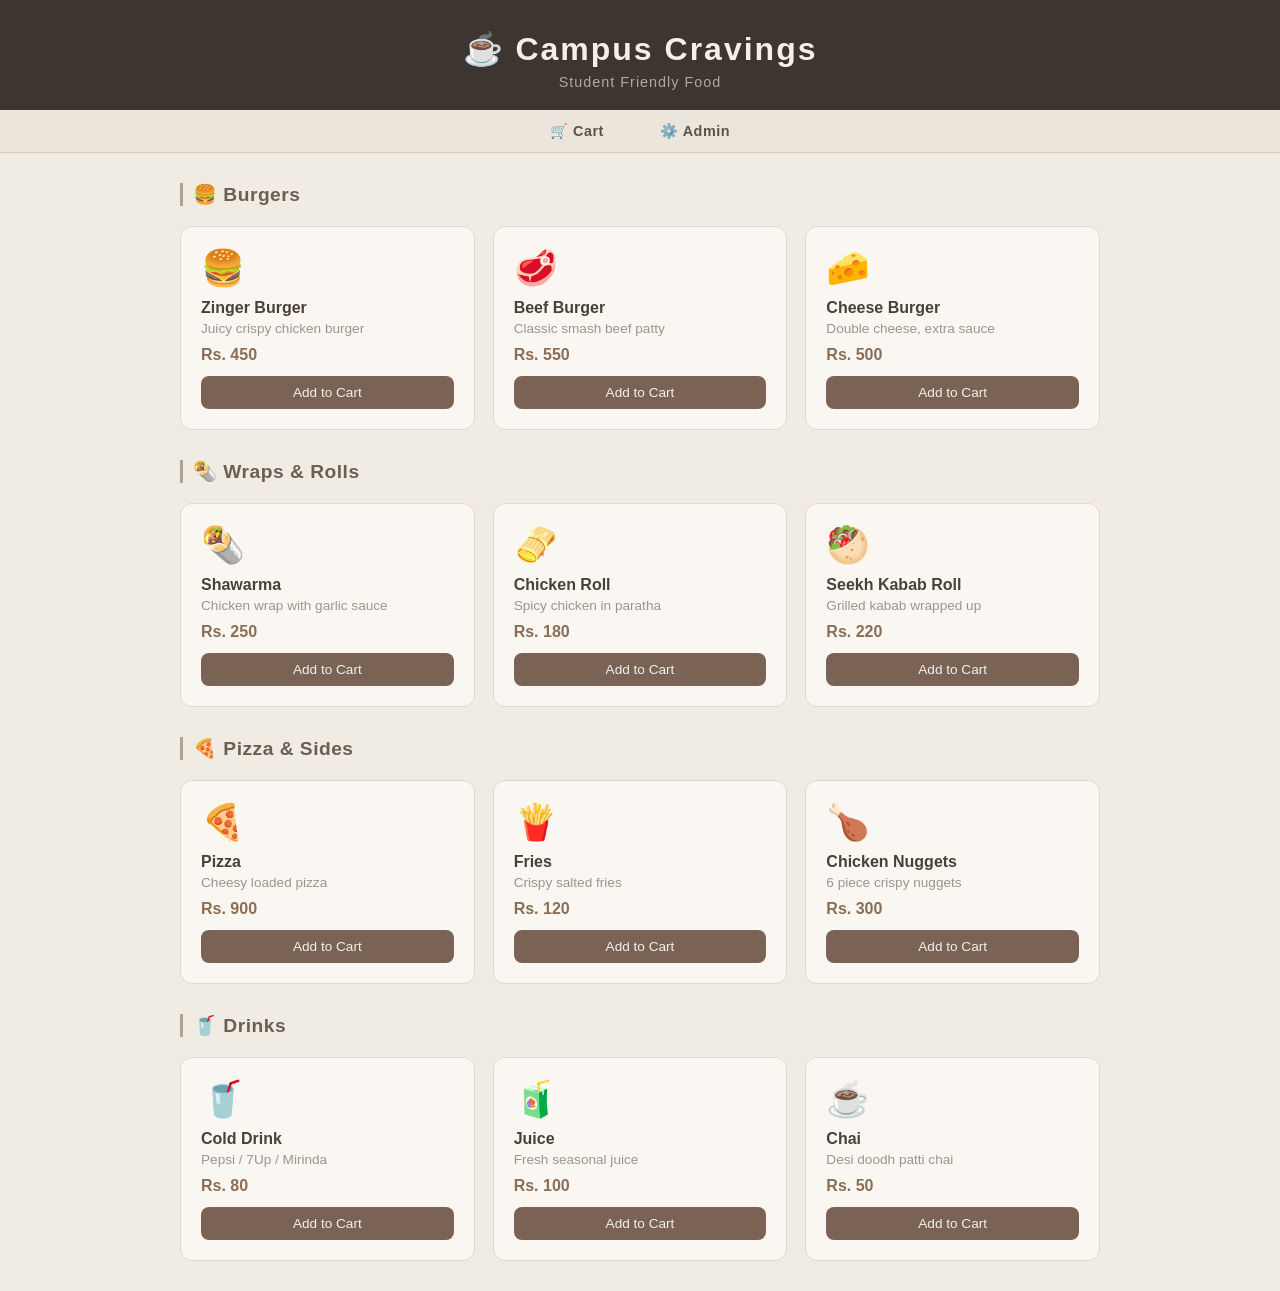
<file: index.html>
<!DOCTYPE html>
<html>
<head>
    <title>Campus Cravings</title>
    <link rel="stylesheet" href="style.css">
</head>
<body>

<header>
    <h1>☕ Campus Cravings</h1>
    <p>Student Friendly Food</p>
</header>

<nav>
    <a href="cart.html">🛒 Cart</a>
    <a href="admin.html">⚙️ Admin</a>
</nav>

<div class="container">

    <h2>🍔 Burgers</h2>
    <div class="menu-grid">
        <div class="card">
            <span class="card-emoji">🍔</span>
            <h3>Zinger Burger</h3>
            <p>Juicy crispy chicken burger</p>
            <span class="price">Rs. 450</span>
            <button onclick="addToCart('Zinger Burger', 450)">Add to Cart</button>
        </div>
        <div class="card">
            <span class="card-emoji">🥩</span>
            <h3>Beef Burger</h3>
            <p>Classic smash beef patty</p>
            <span class="price">Rs. 550</span>
            <button onclick="addToCart('Beef Burger', 550)">Add to Cart</button>
        </div>
        <div class="card">
            <span class="card-emoji">🧀</span>
            <h3>Cheese Burger</h3>
            <p>Double cheese, extra sauce</p>
            <span class="price">Rs. 500</span>
            <button onclick="addToCart('Cheese Burger', 500)">Add to Cart</button>
        </div>
    </div>

    <h2 style="margin-top:30px;">🌯 Wraps & Rolls</h2>
    <div class="menu-grid">
        <div class="card">
            <span class="card-emoji">🌯</span>
            <h3>Shawarma</h3>
            <p>Chicken wrap with garlic sauce</p>
            <span class="price">Rs. 250</span>
            <button onclick="addToCart('Shawarma', 250)">Add to Cart</button>
        </div>
        <div class="card">
            <span class="card-emoji">🫔</span>
            <h3>Chicken Roll</h3>
            <p>Spicy chicken in paratha</p>
            <span class="price">Rs. 180</span>
            <button onclick="addToCart('Chicken Roll', 180)">Add to Cart</button>
        </div>
        <div class="card">
            <span class="card-emoji">🥙</span>
            <h3>Seekh Kabab Roll</h3>
            <p>Grilled kabab wrapped up</p>
            <span class="price">Rs. 220</span>
            <button onclick="addToCart('Seekh Kabab Roll', 220)">Add to Cart</button>
        </div>
    </div>

    <h2 style="margin-top:30px;">🍕 Pizza & Sides</h2>
    <div class="menu-grid">
        <div class="card">
            <span class="card-emoji">🍕</span>
            <h3>Pizza</h3>
            <p>Cheesy loaded pizza</p>
            <span class="price">Rs. 900</span>
            <button onclick="addToCart('Pizza', 900)">Add to Cart</button>
        </div>
        <div class="card">
            <span class="card-emoji">🍟</span>
            <h3>Fries</h3>
            <p>Crispy salted fries</p>
            <span class="price">Rs. 120</span>
            <button onclick="addToCart('Fries', 120)">Add to Cart</button>
        </div>
        <div class="card">
            <span class="card-emoji">🍗</span>
            <h3>Chicken Nuggets</h3>
            <p>6 piece crispy nuggets</p>
            <span class="price">Rs. 300</span>
            <button onclick="addToCart('Chicken Nuggets', 300)">Add to Cart</button>
        </div>
    </div>

    <h2 style="margin-top:30px;">🥤 Drinks</h2>
    <div class="menu-grid">
        <div class="card">
            <span class="card-emoji">🥤</span>
            <h3>Cold Drink</h3>
            <p>Pepsi / 7Up / Mirinda</p>
            <span class="price">Rs. 80</span>
            <button onclick="addToCart('Cold Drink', 80)">Add to Cart</button>
        </div>
        <div class="card">
            <span class="card-emoji">🧃</span>
            <h3>Juice</h3>
            <p>Fresh seasonal juice</p>
            <span class="price">Rs. 100</span>
            <button onclick="addToCart('Juice', 100)">Add to Cart</button>
        </div>
        <div class="card">
            <span class="card-emoji">☕</span>
            <h3>Chai</h3>
            <p>Desi doodh patti chai</p>
            <span class="price">Rs. 50</span>
            <button onclick="addToCart('Chai', 50)">Add to Cart</button>
        </div>
    </div>

</div>

<script src="app.js"></script>
</body>
</html>
</file>
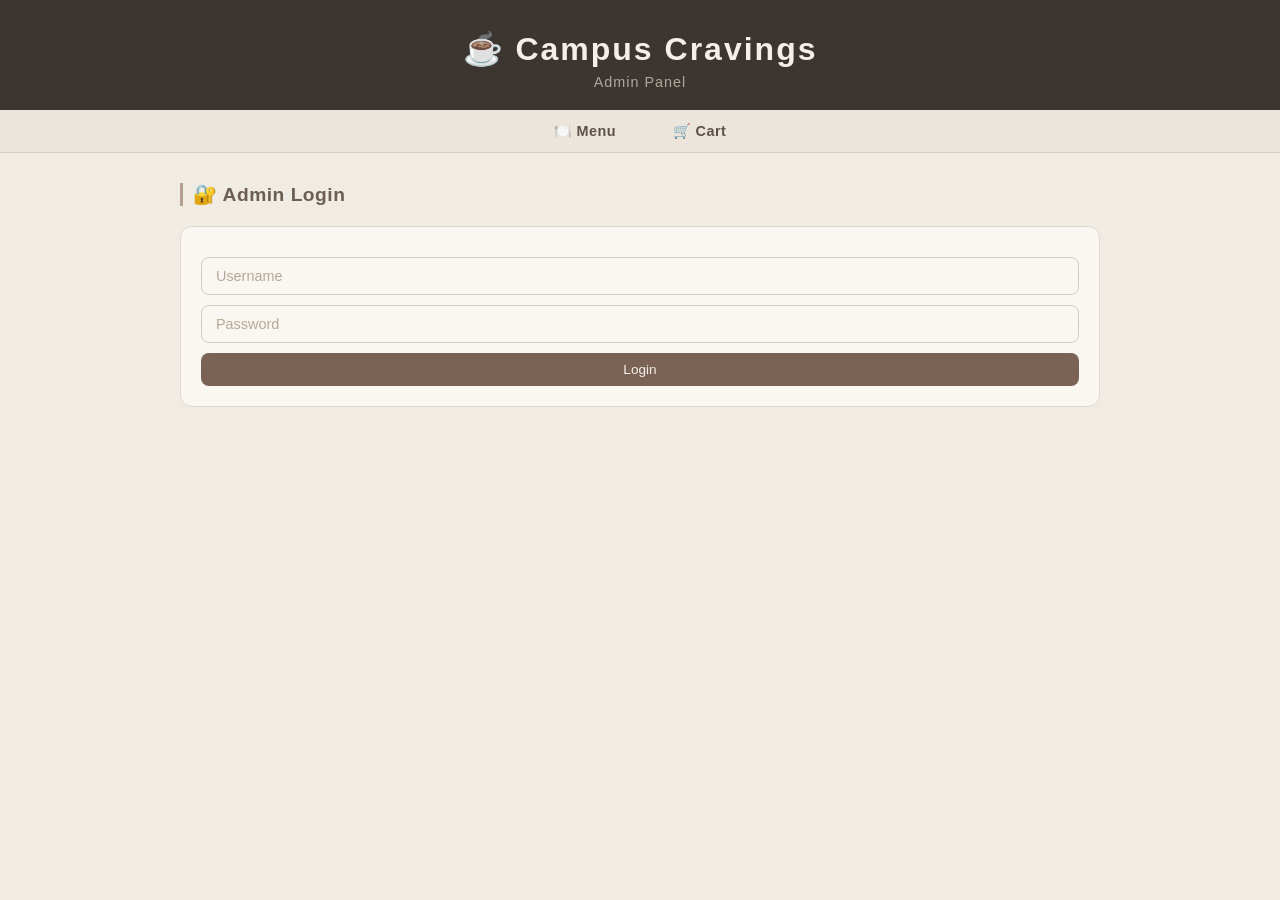
<file: admin.html>
<!DOCTYPE html>
<html>
<head>
    <title>Admin Panel</title>
    <link rel="stylesheet" href="style.css">
</head>
<body>

<header>
    <h1>☕ Campus Cravings</h1>
    <p>Admin Panel</p>
</header>

<nav>
    <a href="index.html">🍽️ Menu</a>
    <a href="cart.html">🛒 Cart</a>
</nav>

<div class="container" id="loginSection">
    <h2>🔐 Admin Login</h2>
    <div class="checkout-box">
        <input id="adminUser" placeholder="Username">
        <input id="adminPass" type="password" placeholder="Password">
        <p id="loginError" style="color:#b05050; font-size:0.85rem; margin-top:6px; display:none;">Wrong username or password.</p>
        <button onclick="checkLogin()">Login</button>
    </div>
</div>

<div class="container" id="ordersSection" style="display:none;">
    <h2>⚙️ Orders</h2>
    <div id="orders"></div>
    <button onclick="logout()" style="margin-top:20px; background:#c2a898;">Logout</button>
</div>

<script src="admin.js"></script>
</body>
</html>
</file>
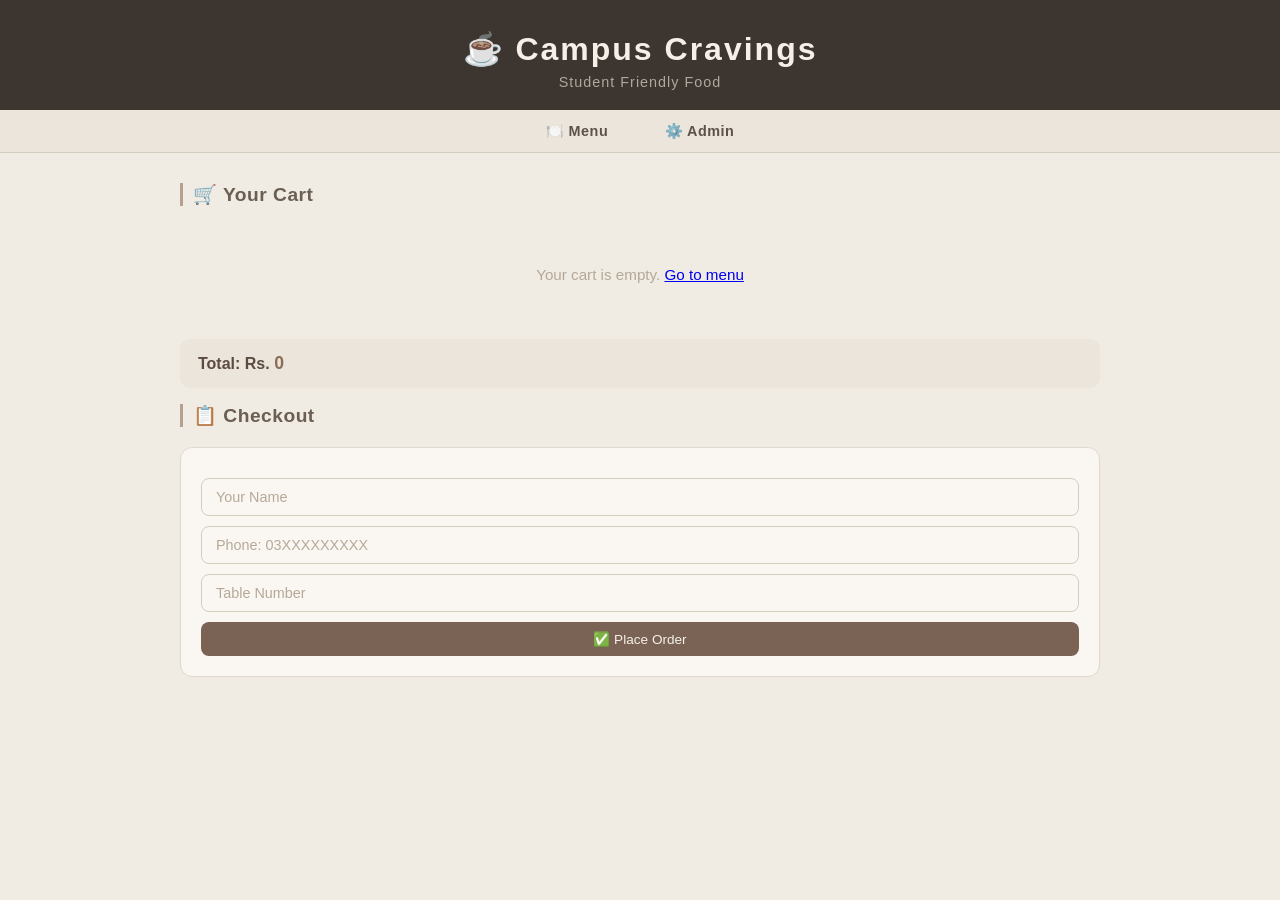
<file: cart.html>
<!DOCTYPE html>
<html>
<head>
    <title>Your Cart</title>
    <link rel="stylesheet" href="style.css">
</head>
<body>

<header>
    <h1>☕ Campus Cravings</h1>
    <p>Student Friendly Food</p>
</header>

<nav>
    <a href="index.html">🍽️ Menu</a>
    <a href="admin.html">⚙️ Admin</a>
</nav>

<div class="container">

    <h2>🛒 Your Cart</h2>
    <div id="cartItems"></div>

    <div class="total-box">
        Total: Rs. <span id="total">0</span>
    </div>

    <h2>📋 Checkout</h2>
    <div class="checkout-box">
        <input id="name" placeholder="Your Name">
        <input id="phone" placeholder="Phone: 03XXXXXXXXX">
        <input id="table" placeholder="Table Number">
        <button onclick="placeOrder()">✅ Place Order</button>
    </div>

</div>

<script src="cart.js"></script>
<script>loadCart();</script>
</body>
</html>
</file>
<file: style.css>
* {
    margin: 0;
    padding: 0;
    box-sizing: border-box;
}

body {
    font-family: 'Segoe UI', Arial, sans-serif;
    background: #f0ebe3;
    color: #4a4540;
}

header {
    background: #3d3530;
    color: #e8e0d5;
    text-align: center;
    padding: 30px 20px 20px;
}

header h1 {
    font-size: 2rem;
    letter-spacing: 2px;
    font-weight: 700;
    color: #f5efe8;
}

header p {
    margin-top: 6px;
    font-size: 0.9rem;
    color: #b0a89e;
    letter-spacing: 1px;
}

nav {
    background: #ebe5dc;
    text-align: center;
    padding: 12px;
    border-bottom: 1px solid #d5ccc0;
}

nav a {
    margin: 0 12px;
    text-decoration: none;
    color: #5c524a;
    font-weight: 600;
    font-size: 0.9rem;
    letter-spacing: 0.5px;
    padding: 6px 14px;
    border-radius: 20px;
    transition: background 0.2s;
}

nav a:hover {
    background: #d5ccc0;
    color: #3d3530;
}

.container {
    max-width: 960px;
    margin: auto;
    padding: 30px 20px;
}

.container h2 {
    font-size: 1.2rem;
    font-weight: 600;
    color: #6b5e52;
    margin-bottom: 20px;
    letter-spacing: 0.5px;
    border-left: 3px solid #b5a090;
    padding-left: 10px;
}

.menu-grid {
    display: grid;
    grid-template-columns: repeat(auto-fit, minmax(260px, 1fr));
    gap: 18px;
}

.card {
    background: #faf7f3;
    padding: 20px;
    border-radius: 12px;
    border: 1px solid #e0d8ce;
    transition: transform 0.15s;
}

.card:hover {
    transform: translateY(-2px);
}

.card-emoji {
    font-size: 2.2rem;
    display: block;
    margin-bottom: 10px;
}

.card h3 {
    font-size: 1rem;
    font-weight: 600;
    color: #4a4035;
    margin-bottom: 4px;
}

.card p {
    font-size: 0.85rem;
    color: #9e948a;
    margin-bottom: 10px;
}

.price {
    color: #8a6e55;
    font-weight: 700;
    font-size: 1rem;
    display: block;
    margin-bottom: 12px;
}

button {
    padding: 9px 18px;
    background: #7a6355;
    color: #f5f0ea;
    border: none;
    border-radius: 8px;
    font-size: 0.85rem;
    cursor: pointer;
    transition: background 0.2s;
    width: 100%;
}

button:hover {
    background: #5c4b3f;
}

input {
    display: block;
    margin: 10px 0;
    padding: 10px 14px;
    width: 100%;
    border: 1px solid #d5ccc0;
    border-radius: 8px;
    background: #faf7f3;
    color: #4a4540;
    font-size: 0.9rem;
    outline: none;
    transition: border 0.2s;
}

input:focus {
    border-color: #a09080;
}

input::placeholder {
    color: #b5a898;
}

.cart-item {
    background: #faf7f3;
    border: 1px solid #e0d8ce;
    border-radius: 10px;
    padding: 14px 16px;
    margin-bottom: 10px;
    display: flex;
    align-items: center;
    justify-content: space-between;
    flex-wrap: wrap;
    gap: 8px;
}

.cart-item-info {
    font-size: 0.9rem;
    color: #4a4540;
}

.cart-item-price {
    font-weight: 600;
    color: #7a6355;
}

.cart-item button {
    width: auto;
    padding: 6px 12px;
    background: #c2a898;
    font-size: 0.8rem;
    border-radius: 6px;
}

.cart-item button:hover {
    background: #9e8070;
}

.total-box {
    background: #ebe5dc;
    border-radius: 10px;
    padding: 14px 18px;
    margin: 16px 0;
    font-size: 1rem;
    color: #5c4b3f;
    font-weight: 600;
}

.total-box span {
    color: #8a6e55;
    font-size: 1.1rem;
}

.checkout-box {
    background: #faf7f3;
    border: 1px solid #e0d8ce;
    border-radius: 12px;
    padding: 20px;
    margin-top: 10px;
}

.order-card {
    background: #faf7f3;
    border: 1px solid #e0d8ce;
    border-radius: 10px;
    padding: 14px 18px;
    margin-bottom: 12px;
    display: flex;
    align-items: center;
    justify-content: space-between;
    flex-wrap: wrap;
    gap: 10px;
}

.order-info {
    font-size: 0.9rem;
    color: #4a4540;
}

.order-info strong {
    color: #3d3530;
}

.status-badge {
    display: inline-block;
    padding: 3px 10px;
    border-radius: 20px;
    font-size: 0.8rem;
    font-weight: 600;
    background: #e8e0d5;
    color: #7a6355;
    margin-left: 8px;
}

.status-badge.ready {
    background: #d4e8d0;
    color: #4a7040;
}

.order-card button {
    width: auto;
    padding: 7px 14px;
    font-size: 0.82rem;
    background: #8a9e80;
    border-radius: 8px;
}

.order-card button:hover {
    background: #6a7e60;
}

.empty-msg {
    text-align: center;
    padding: 40px 20px;
    color: #b5a898;
    font-size: 0.95rem;
}
</file>
